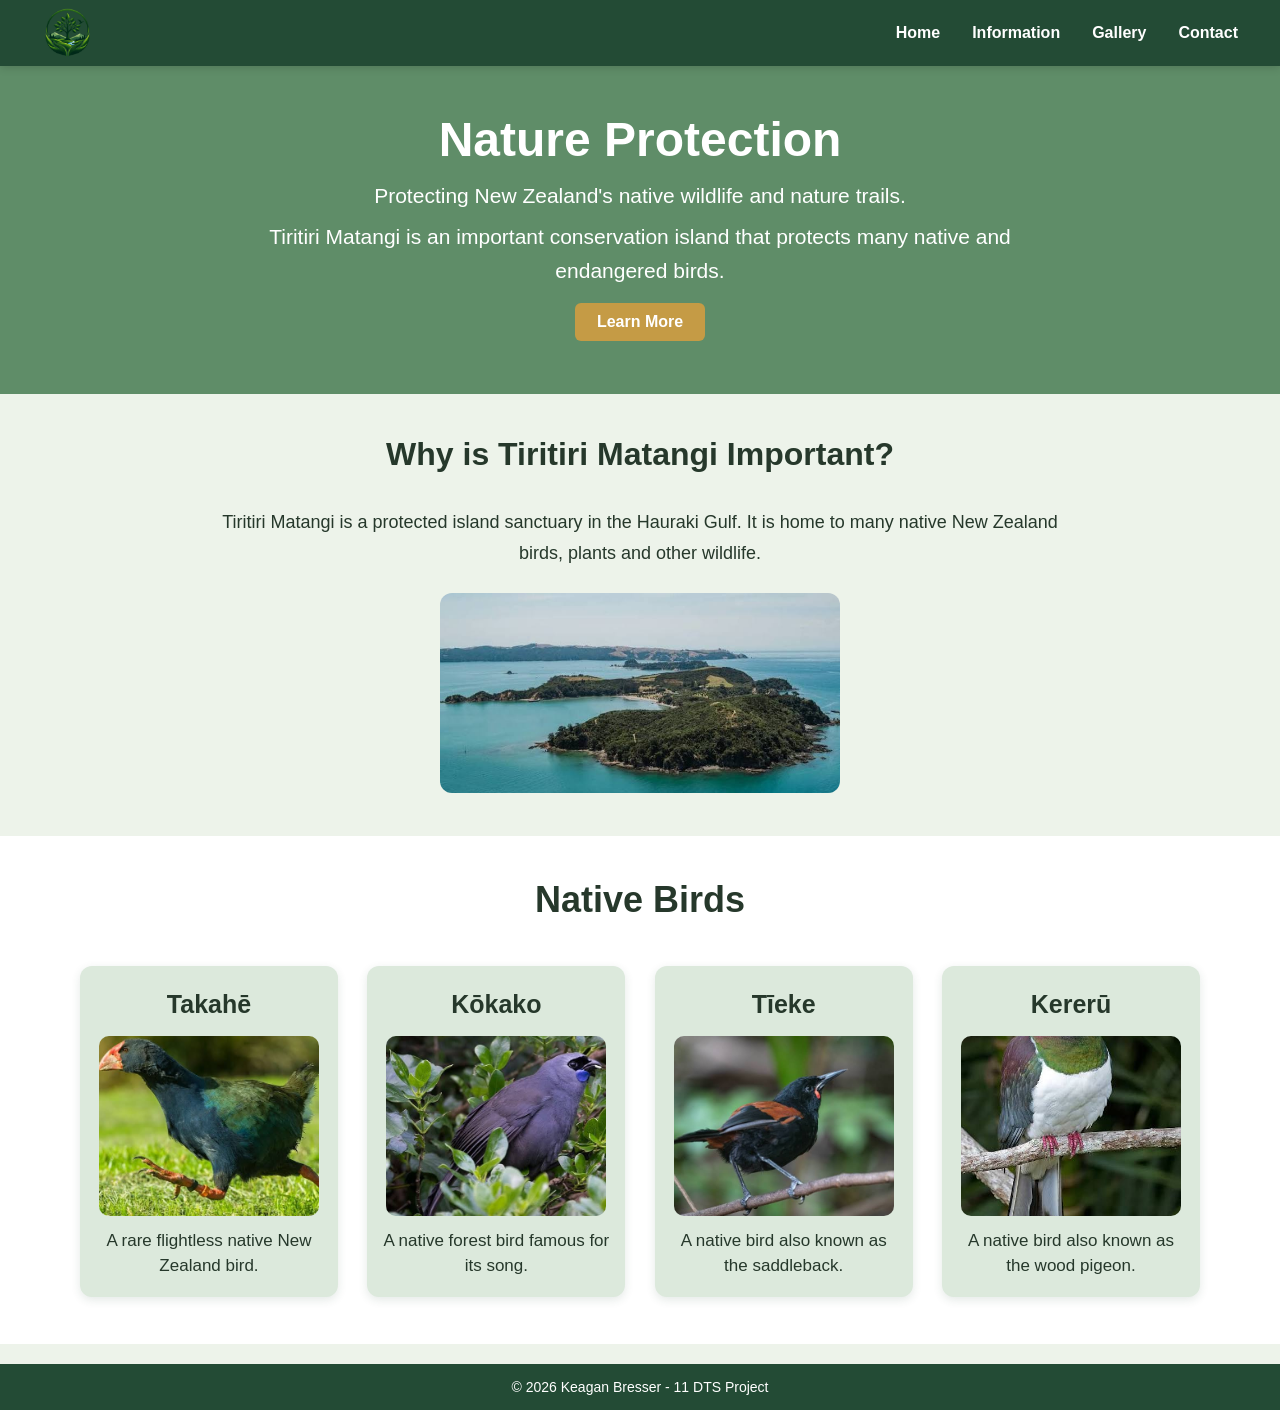
<file: index.html>
<!DOCTYPE html>
<html lang="en">
<head>
    <meta charset="UTF-8">
    <meta name="viewport" content="width=device-width, initial-scale=1.0">
    <title>Nature Protection</title>
    <link rel="icon" type="image/png" href="images/favicon.ico">
    <link rel="stylesheet" href="style.css">
</head>

<body>

    <div class="navbar">
        <a href="index.html" class="logo">
            <img src="logo.png" alt="Nature Protection Logo">
        </a>

        <nav>
            <a href="index.html">Home</a>
            <a href="information.html">Information</a>
            <a href="gallery.html">Gallery</a>
            <a href="contact.html">Contact</a>
        </nav>
    </div>

    <main>

        <section class="welcome">
            <h1>Nature Protection</h1>

            <p>
                Protecting New Zealand's native wildlife and nature trails.
            </p>

            <p>
                Tiritiri Matangi is an important conservation island that protects many native and endangered birds.
            </p>

            <a href="information.html">
                <button>Learn More</button>
            </a>
        </section>

        <section class="about">
            <h2>Why is Tiritiri Matangi Important?</h2>

            <p>
                Tiritiri Matangi is a protected island sanctuary in the Hauraki Gulf.
                It is home to many native New Zealand birds, plants and other wildlife.
            </p>

            <img src="tiritiri.jpg" alt="Tiritiri Matangi Island">
        </section>

        <section class="birds">

            <h2>Native Birds</h2>

            <div class="bird">
                <a href="information.html#takahe">
                    <h3>Takahē</h3>
                    <img src="takahe.jpg" alt="Takahē">
                    <p>A rare flightless native New Zealand bird.</p>
                </a>
            </div>

            <div class="bird">
                <a href="information.html#kokako">
                    <h3>Kōkako</h3>
                    <img src="kokako.jpg" alt="Kōkako">
                    <p>A native forest bird famous for its song.</p>
                </a>
            </div>

            <div class="bird">
                <a href="information.html#tieke">
                    <h3>Tīeke</h3>
                    <img src="tieke.jpg" alt="Tīeke">
                    <p>A native bird also known as the saddleback.</p>
                </a>
            </div>

            <div class="bird">
                <a href="information.html#kereru">
                    <h3>Kererū</h3>
                    <img src="kereru.jpg" alt="Kererū">
                    <p>A native bird also known as the wood pigeon.</p>
                </a>
            </div>

        </section>

    </main>

    <footer>
        <p>© 2026 Keagan Bresser - 11 DTS Project</p>
    </footer>

</body>
</html>
</file>
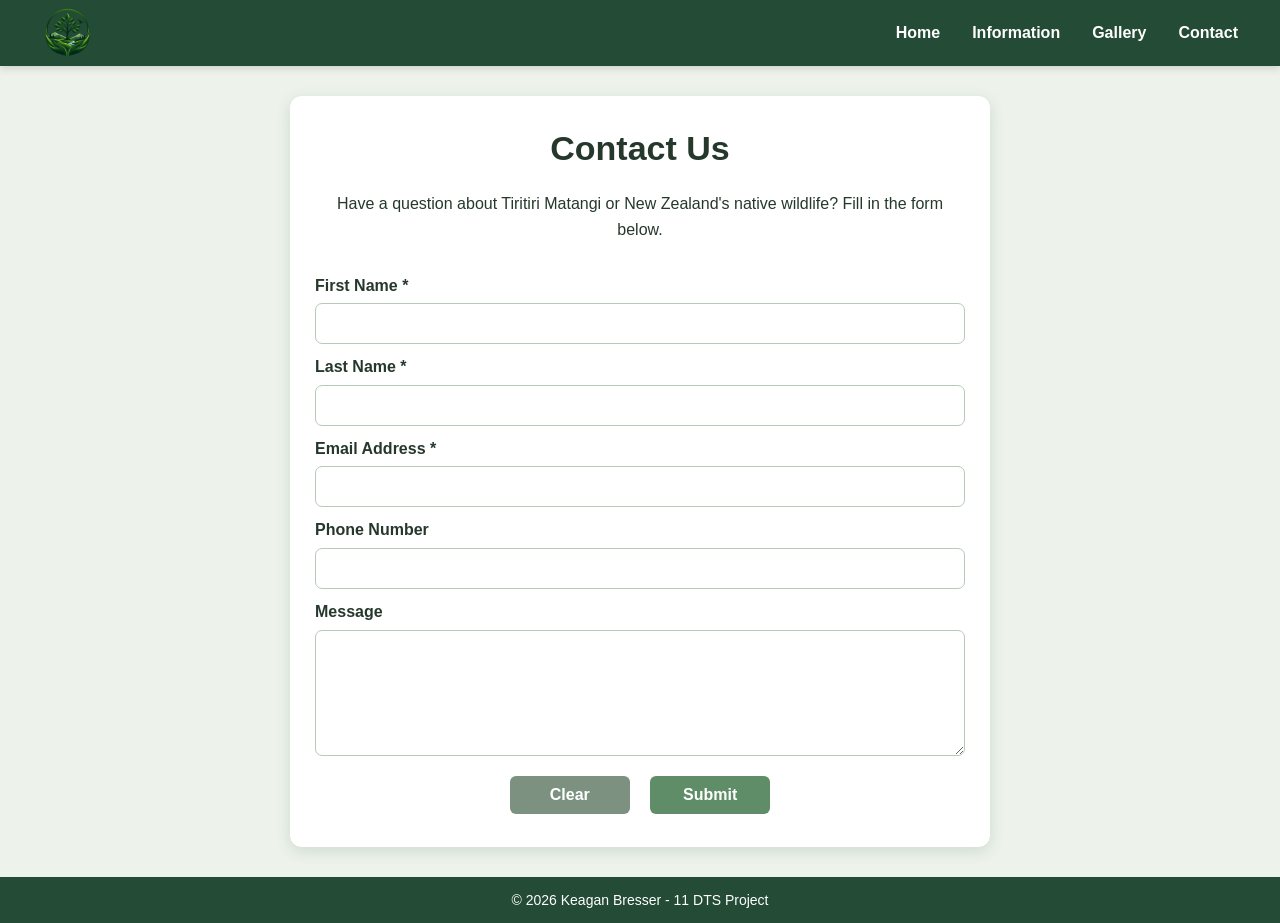
<file: contact.html>
<!DOCTYPE html>
<html lang="en">
<head>
    <meta charset="UTF-8">
    <meta name="viewport" content="width=device-width, initial-scale=1.0">
    <title>Contact</title>
    <link rel="icon" type="image/png" href="favicon.png">
    <link rel="stylesheet" href="style.css">
</head>
<body>
    <div class="navbar">
        <a href="index.html" class="logo"><img src="logo.png" alt="Nature Protection Logo"></a>
        <nav>
            <a href="index.html">Home</a>
            <a href="information.html">Information</a>
            <a href="gallery.html">Gallery</a>
            <a href="contact.html">Contact</a>
        </nav>
    </div>
    <main>
        <section class="contact">
            <h1>Contact Us</h1>
            <p>
                Have a question about Tiritiri Matangi or New Zealand's
                native wildlife? Fill in the form below.
            </p>
            <form action="https://formspree.io/f/mkjnwjok" method="POST">
                <label for="fname">First Name *</label>
                <input type="text" id="fname" name="first-name" required>
                <label for="lname">Last Name *</label>
                <input type="text" id="lname" name="last-name" required>
                <label for="email">Email Address *</label>
                <input type="email" id="email" name="email" required>
                <label for="phone">Phone Number</label>
                <input type="tel" id="phone" name="phone">
                <label for="message">Message</label>
                <textarea id="message" name="message" rows="6"></textarea>
                <div class="form-buttons">
                    <button type="reset">Clear</button>
                    <button type="submit">Submit</button>
                </div>
            </form>
        </section>
    </main>
    <footer>
        <p>© 2026 Keagan Bresser - 11 DTS Project</p>
    </footer>
</body>
</html>
</file>
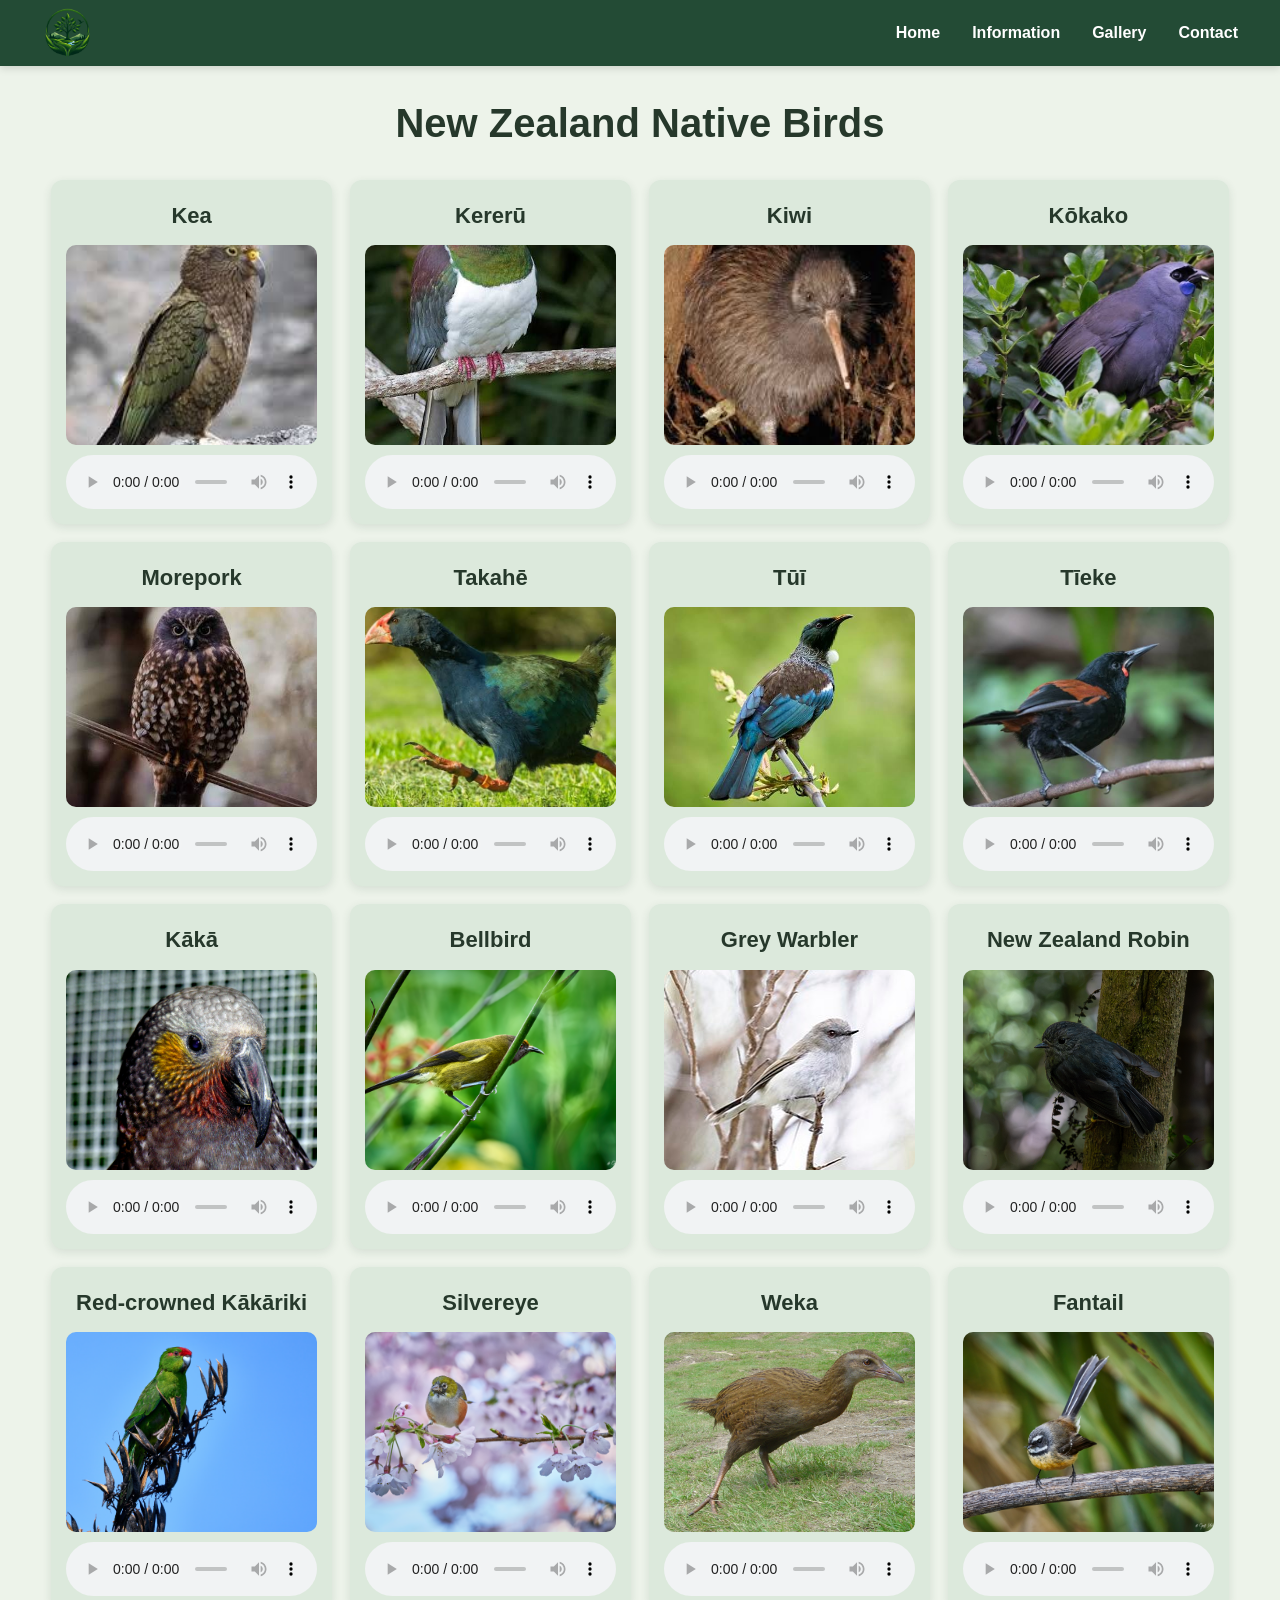
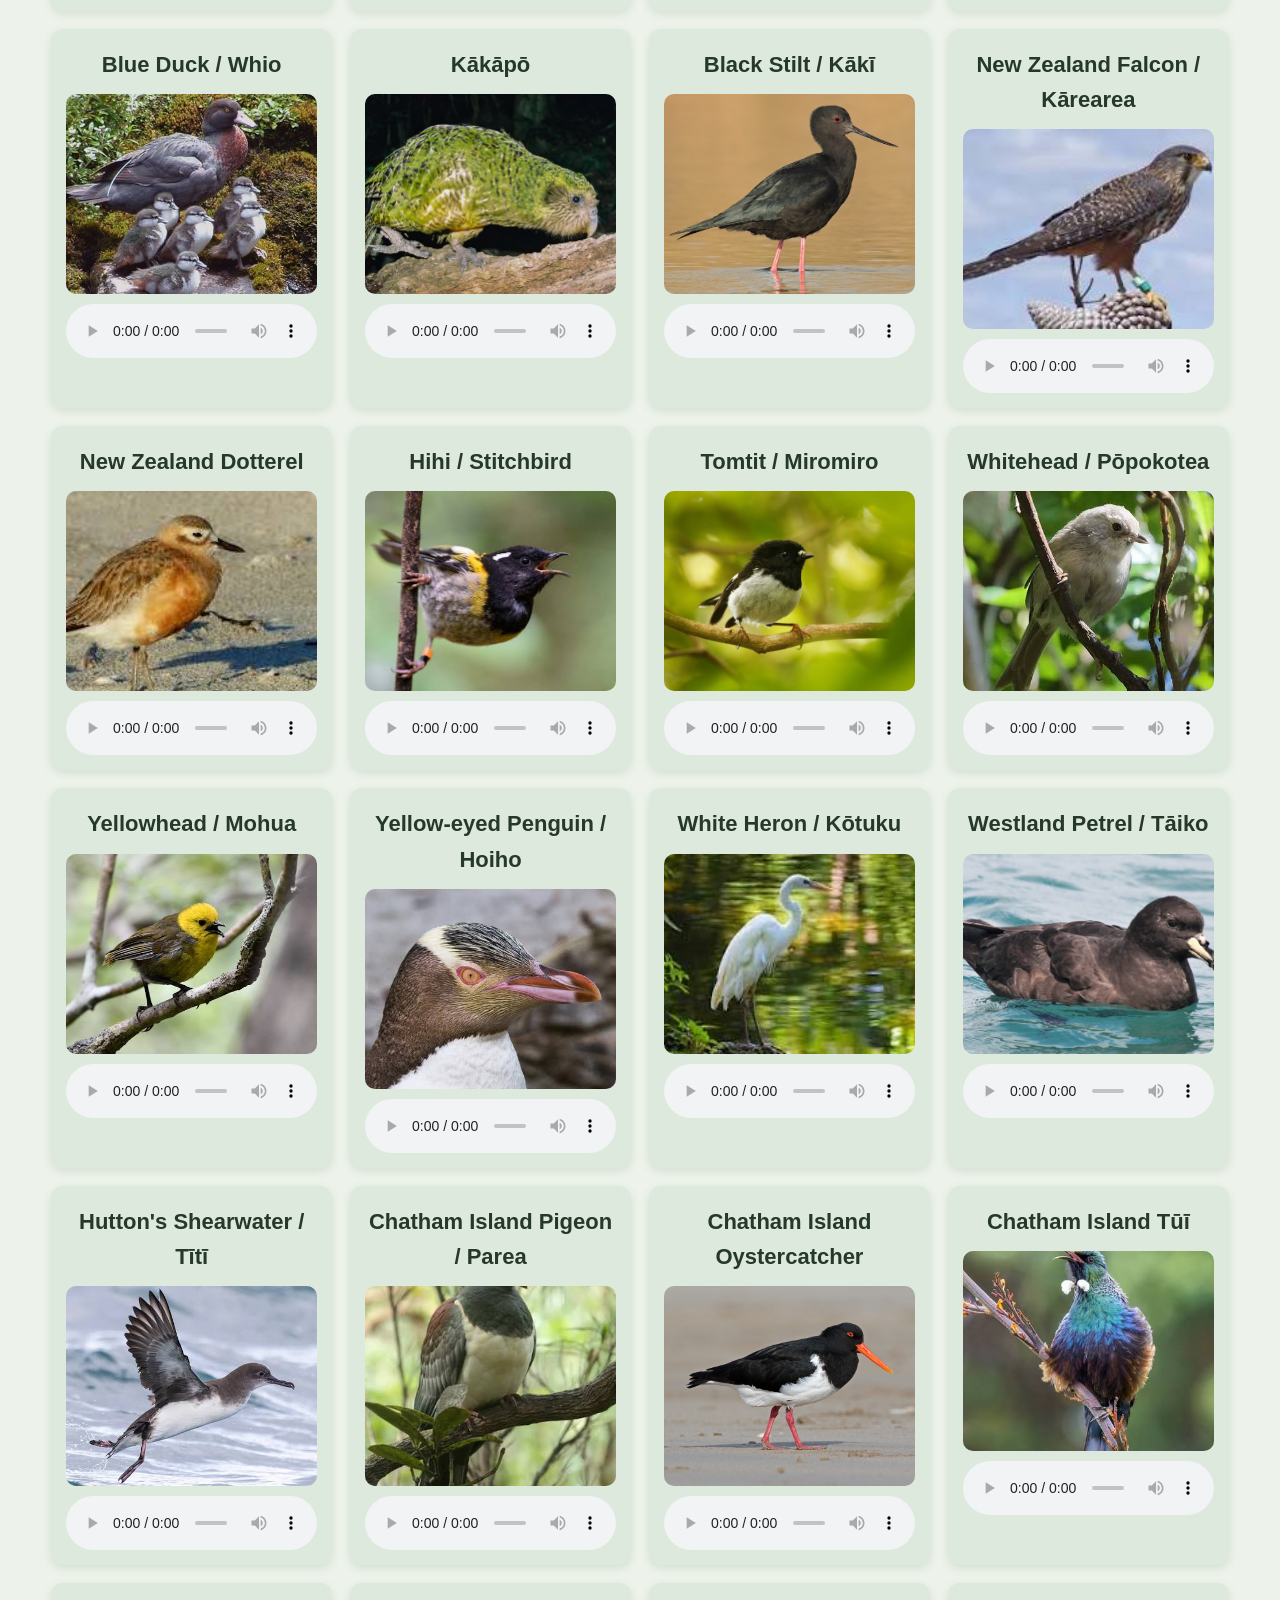
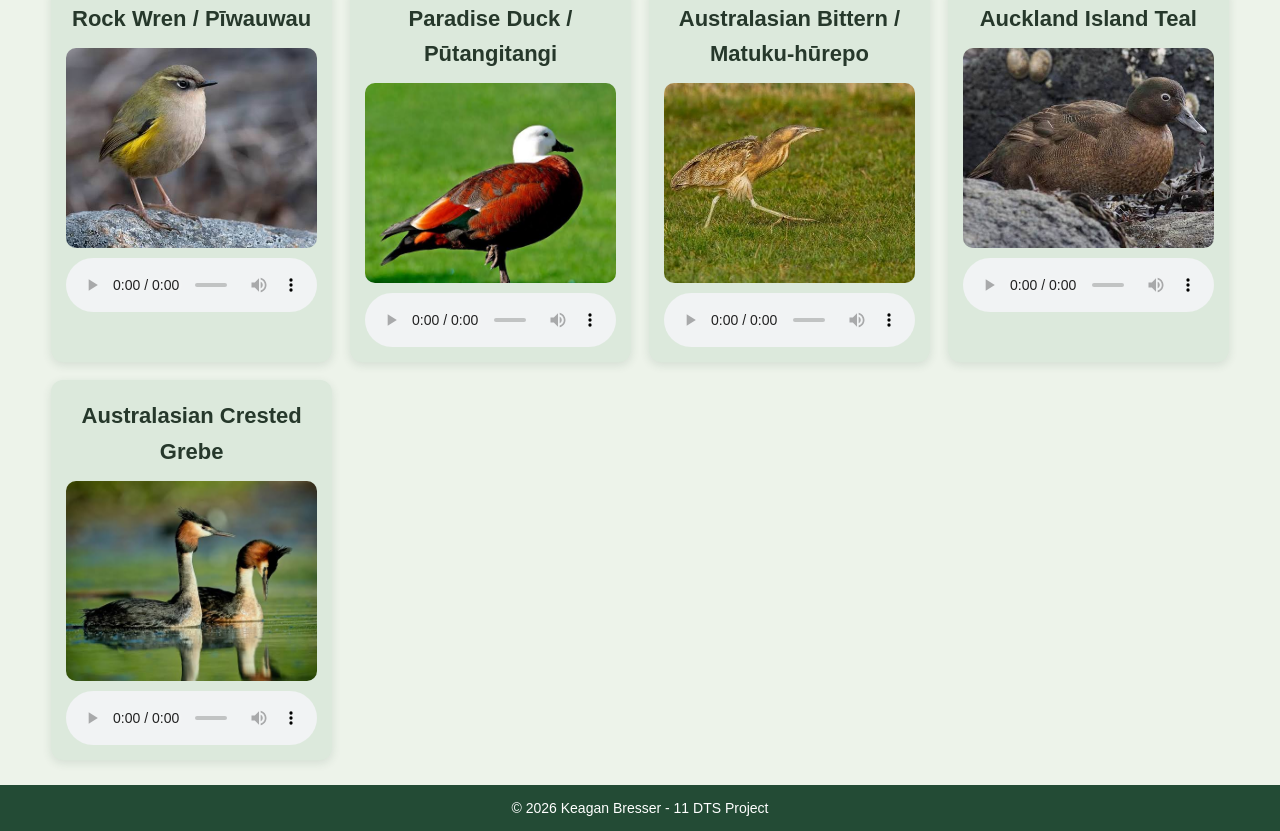
<file: gallery.html>
<!DOCTYPE html>
<html lang="en">
<head>
    <meta charset="UTF-8">
    <link rel="stylesheet" href="style.css">
    <meta name="viewport" content="width=device-width, initial-scale=1.0">
    <title>Gallery</title>
</head>
<body>

    <div class="navbar">
        <a href="index.html" class="logo">
            <img src="logo.png" alt="Nature Protection Logo">
        </a>

        <nav>
            <a href="index.html">Home</a>
            <a href="information.html">Information</a>
            <a href="gallery.html">Gallery</a>
            <a href="contact.html">Contact</a>
        </nav>
    </div>

    <div class="gallery">
        <h1>New Zealand Native Birds</h1>

        <div class="image-grid">

            <div class="bird">
                <h2>Kea</h2>
                <img src="kea.jpg" alt="Kea">
                <audio controls>
                    <source src="https://www.doc.govt.nz/globalassets/documents/conservation/native-animals/birds/bird-song/kea-song.mp3" type="audio/mpeg">
                </audio>
            </div>

            <div class="bird">
                <h2>Kererū</h2>
                <img src="kereru.jpg" alt="Kererū">
                <audio controls>
                    <source src="https://www.doc.govt.nz/globalassets/documents/conservation/native-animals/birds/bird-song/nz-pigeon-song.mp3" type="audio/mpeg">
                </audio>
            </div>

            <div class="bird">
                <h2>Kiwi</h2>
                <img src="kiwi.jpg" alt="Kiwi">
                <audio controls>
                    <source src="https://www.doc.govt.nz/globalassets/documents/conservation/native-animals/birds/bird-song/male-ni-brown-kiwi.mp3" type="audio/mpeg">
                </audio>
            </div>

            <div class="bird">
                <h2>Kōkako</h2>
                <img src="kokako.jpg" alt="Kōkako">
                <audio controls>
                    <source src="https://www.doc.govt.nz/globalassets/documents/conservation/native-animals/birds/bird-song/kokako-song.mp3" type="audio/mpeg">
                </audio>
            </div>

            <div class="bird">
                <h2>Morepork</h2>
                <img src="morepork.jpg" alt="Morepork">
                <audio controls>
                    <source src="https://www.doc.govt.nz/globalassets/documents/conservation/native-animals/birds/bird-song/morepork-song.mp3" type="audio/mpeg">
                </audio>
            </div>

            <div class="bird">
                <h2>Takahē</h2>
                <img src="takahe.jpg" alt="Takahē">
                <audio controls>
                    <source src="https://www.doc.govt.nz/globalassets/documents/conservation/native-animals/birds/bird-song/takahe-song-10.mp3" type="audio/mpeg">
                </audio>
            </div>

            <div class="bird">
                <h2>Tūī</h2>
                <img src="tui.jpg" alt="Tūī">
                <audio controls>
                    <source src="https://www.doc.govt.nz/globalassets/documents/conservation/native-animals/birds/bird-song/tui-song-42.mp3" type="audio/mpeg">
                </audio>
            </div>

            <div class="bird">
                <h2>Tīeke</h2>
                <img src="tieke.jpg" alt="Tīeke">
                <audio controls>
                    <source src="https://www.doc.govt.nz/globalassets/documents/conservation/native-animals/birds/bird-song/north-island-saddleback-song.mp3" type="audio/mpeg">
                </audio>
            </div>

            <div class="bird">
                <h2>Kākā</h2>
                <img src="Kaka.jpg" alt="Kākā">
                <audio controls>
                    <source src="https://www.doc.govt.nz/globalassets/documents/conservation/native-animals/birds/bird-song/north-island-kaka.mp3" type="audio/mpeg">
                </audio>
            </div>

            <div class="bird">
                <h2>Bellbird</h2>
                <img src="Bellbird.jpg" alt="Bellbird">
                <audio controls>
                    <source src="https://www.doc.govt.nz/globalassets/documents/conservation/native-animals/birds/bird-song/bellbird-06.mp3" type="audio/mpeg">
                </audio>
            </div>

            <div class="bird">
                <h2>Grey Warbler</h2>
                <img src="Grey Warbler.jpg" alt="Grey Warbler">
                <audio controls>
                    <source src="https://www.doc.govt.nz/globalassets/documents/conservation/native-animals/birds/bird-song/grey-warbler-song.mp3" type="audio/mpeg">
                </audio>
            </div>

            <div class="bird">
                <h2>New Zealand Robin</h2>
                <img src="New Zealand Robin.jpg" alt="New Zealand Robin">
                <audio controls>
                    <source src="https://www.doc.govt.nz/globalassets/documents/conservation/native-animals/birds/bird-song/south-island-robin-song-48.mp3" type="audio/mpeg">
                </audio>
            </div>

            <div class="bird">
                <h2>Red-crowned Kākāriki</h2>
                <img src="Red-crowned Parakeet.jpg" alt="Red-crowned Kākāriki">
                <audio controls>
                    <source src="https://www.doc.govt.nz/globalassets/documents/conservation/native-animals/birds/bird-song/red-crowned-parakeet-song-4.mp3" type="audio/mpeg">
                </audio>
            </div>

            <div class="bird">
                <h2>Silvereye</h2>
                <img src="Silvereye.jpg" alt="Silvereye">
                <audio controls>
                    <source src="https://www.doc.govt.nz/globalassets/documents/conservation/native-animals/birds/bird-song/silvereye-song-22sy.mp3" type="audio/mpeg">
                </audio>
            </div>

            <div class="bird">
                <h2>Weka</h2>
                <img src="Weka.jpg" alt="Weka">
                <audio controls>
                    <source src="https://www.doc.govt.nz/globalassets/documents/conservation/native-animals/birds/bird-song/north-island-weka-song.mp3" type="audio/mpeg">
                </audio>
            </div>

            <div class="bird">
                <h2>Fantail</h2>
                <img src="Fan_tail.jpg" alt="Fantail">
                <audio controls>
                    <source src="https://www.doc.govt.nz/globalassets/documents/conservation/native-animals/birds/bird-song/fantail-02.mp3" type="audio/mpeg">
                </audio>
            </div>

            <div class="bird">
                <h2>Blue Duck / Whio</h2>
                <img src="Whio.jpg" alt="Blue Duck Whio">
                <audio controls>
                    <source src="https://www.doc.govt.nz/globalassets/documents/conservation/native-animals/birds/bird-song/blue-duck.mp3" type="audio/mpeg">
                </audio>
            </div>

            <div class="bird">
                <h2>Kākāpō</h2>
                <img src="Kakapo.jpg" alt="Kākāpō">
                <audio controls>
                    <source src="https://www.doc.govt.nz/globalassets/documents/conservation/native-animals/birds/bird-song/kakapo-18.mp3" type="audio/mpeg">
                </audio>
            </div>

            <div class="bird">
                <h2>Black Stilt / Kākī</h2>
                <img src="Black Stilt.jpg" alt="Black Stilt">
                <audio controls>
                    <source src="https://www.doc.govt.nz/globalassets/documents/conservation/native-animals/birds/bird-song/black-stilt.mp3" type="audio/mpeg">
                </audio>
            </div>

            <div class="bird">
                <h2>New Zealand Falcon / Kārearea</h2>
                <img src="New Zealand Falcon.jpg" alt="New Zealand Falcon">
                <audio controls>
                    <source src="https://www.doc.govt.nz/globalassets/documents/conservation/native-animals/birds/bird-song/nz-falcon-song-10.mp3" type="audio/mpeg">
                </audio>
            </div>

            <div class="bird">
                <h2>New Zealand Dotterel</h2>
                <img src="New Zealand Dotterel.jpg" alt="New Zealand Dotterel">
                <audio controls>
                    <source src="https://www.doc.govt.nz/globalassets/documents/conservation/native-animals/birds/bird-song/nz-dotterel-song.mp3" type="audio/mpeg">
                </audio>
            </div>

            <div class="bird">
                <h2>Hihi / Stitchbird</h2>
                <img src="Hihi.jpg" alt="Hihi Stitchbird">
                <audio controls>
                    <source src="https://www.doc.govt.nz/globalassets/documents/conservation/native-animals/birds/bird-song/stitchbird-song.mp3" type="audio/mpeg">
                </audio>
            </div>

            <div class="bird">
                <h2>Tomtit / Miromiro</h2>
                <img src="Tomtit.jpg" alt="Tomtit">
                <audio controls>
                    <source src="https://www.doc.govt.nz/globalassets/documents/conservation/native-animals/birds/bird-song/chatham-island-tomtit-song-32ci.mp3" type="audio/mpeg">
                </audio>
            </div>

            <div class="bird">
                <h2>Whitehead / Pōpokotea</h2>
                <img src="Whitehead.jpg" alt="Whitehead">
                <audio controls>
                    <source src="https://www.doc.govt.nz/globalassets/documents/conservation/native-animals/birds/bird-song/whitehead-song-56.mp3" type="audio/mpeg">
                </audio>
            </div>

            <div class="bird">
                <h2>Yellowhead / Mohua</h2>
                <img src="Yellowhead.jpg" alt="Yellowhead">
                <audio controls>
                    <source src="https://www.doc.govt.nz/globalassets/documents/conservation/native-animals/birds/bird-song/yellowhead-song.mp3" type="audio/mpeg">
                </audio>
            </div>

            <div class="bird">
                <h2>Yellow-eyed Penguin / Hoiho</h2>
                <img src="Yellow-eyed Penguin.jpg" alt="Yellow-eyed Penguin">
                <audio controls>
                    <source src="https://www.doc.govt.nz/globalassets/documents/conservation/native-animals/birds/bird-song/yellow-eyed-penguin.mp3" type="audio/mpeg">
                </audio>
            </div>

            <div class="bird">
                <h2>White Heron / Kōtuku</h2>
                <img src="White Heron.jpg" alt="White Heron">
                <audio controls>
                    <source src="https://www.doc.govt.nz/globalassets/documents/conservation/native-animals/birds/bird-song/white-heron-song.mp3" type="audio/mpeg">
                </audio>
            </div>

            <div class="bird">
                <h2>Westland Petrel / Tāiko</h2>
                <img src="Westland Petrel.jpg" alt="Westland Petrel">
                <audio controls>
                    <source src="https://www.doc.govt.nz/globalassets/documents/conservation/native-animals/birds/bird-song/westland-black-petrel-song.mp3" type="audio/mpeg">
                </audio>
            </div>

            <div class="bird">
                <h2>Hutton's Shearwater / Tītī</h2>
                <img src="Hutton's Shearwater.jpg" alt="Hutton's Shearwater">
                <audio controls>
                    <source src="https://www.doc.govt.nz/globalassets/documents/conservation/native-animals/birds/bird-song/huttons-shearwater.mp3" type="audio/mpeg">
                </audio>
            </div>

            <div class="bird">
                <h2>Chatham Island Pigeon / Parea</h2>
                <img src="Chatham Island Pigeon.jpg" alt="Chatham Island Pigeon">
                <audio controls>
                    <source src="https://www.doc.govt.nz/globalassets/documents/conservation/native-animals/birds/bird-song/chatham-island-pigeon.mp3" type="audio/mpeg">
                </audio>
            </div>

            <div class="bird">
                <h2>Chatham Island Oystercatcher</h2>
                <img src="Chatham Island Oystercatcher.jpg" alt="Chatham Island Oystercatcher">
                <audio controls>
                    <source src="https://www.doc.govt.nz/globalassets/documents/conservation/native-animals/birds/bird-song/chatham-island-oystercatcher-song.mp3" type="audio/mpeg">
                </audio>
            </div>

            <div class="bird">
                <h2>Chatham Island Tūī</h2>
                <img src="Chatham Island Tūī.jpg" alt="Chatham Island Tūī">
                <audio controls>
                    <source src="https://www.doc.govt.nz/globalassets/documents/conservation/native-animals/birds/bird-song/chatham-island-tui.mp3" type="audio/mpeg">
                </audio>
            </div>

            <div class="bird">
                <h2>Rock Wren / Pīwauwau</h2>
                <img src="Rock Wren.jpg" alt="Rock Wren">
                <audio controls>
                    <source src="https://www.doc.govt.nz/globalassets/documents/conservation/native-animals/birds/bird-song/rock-wren-chicks-begging.mp3" type="audio/mpeg">
                </audio>
            </div>

            <div class="bird">
                <h2>Paradise Duck / Pūtangitangi</h2>
                <img src="Paradise Duck.jpg" alt="Paradise Duck">
                <audio controls>
                    <source src="https://www.doc.govt.nz/globalassets/documents/conservation/native-animals/birds/bird-song/paradise-duck-song.mp3" type="audio/mpeg">
                </audio>
            </div>

            <div class="bird">
                <h2>Australasian Bittern / Matuku-hūrepo</h2>
                <img src="Australasian Bittern.jpg" alt="Australasian Bittern">
                <audio controls>
                    <source src="https://www.doc.govt.nz/globalassets/documents/conservation/native-animals/birds/bird-song/australasian-bittern.mp3" type="audio/mpeg">
                </audio>
            </div>

            <div class="bird">
                <h2>Auckland Island Teal</h2>
                <img src="Auckland Island Teal.jpg" alt="Auckland Island Teal">
                <audio controls>
                    <source src="https://www.doc.govt.nz/globalassets/documents/conservation/native-animals/birds/bird-song/auckland-island-teal-song.mp3" type="audio/mpeg">
                </audio>
            </div>

            <div class="bird">
                <h2>Australasian Crested Grebe</h2>
                <img src="Australasian Crested Grebe.jpg" alt="Australasian Crested Grebe">
                <audio controls>
                    <source src="https://www.doc.govt.nz/globalassets/documents/conservation/native-animals/birds/bird-song/southern-crested-grebe-song.mp3" type="audio/mpeg">
                </audio>
            </div>

        </div>
    </div>

    <footer>
        <p>© 2026 Keagan Bresser - 11 DTS Project</p>
    </footer>

</body>
</html>
</file>
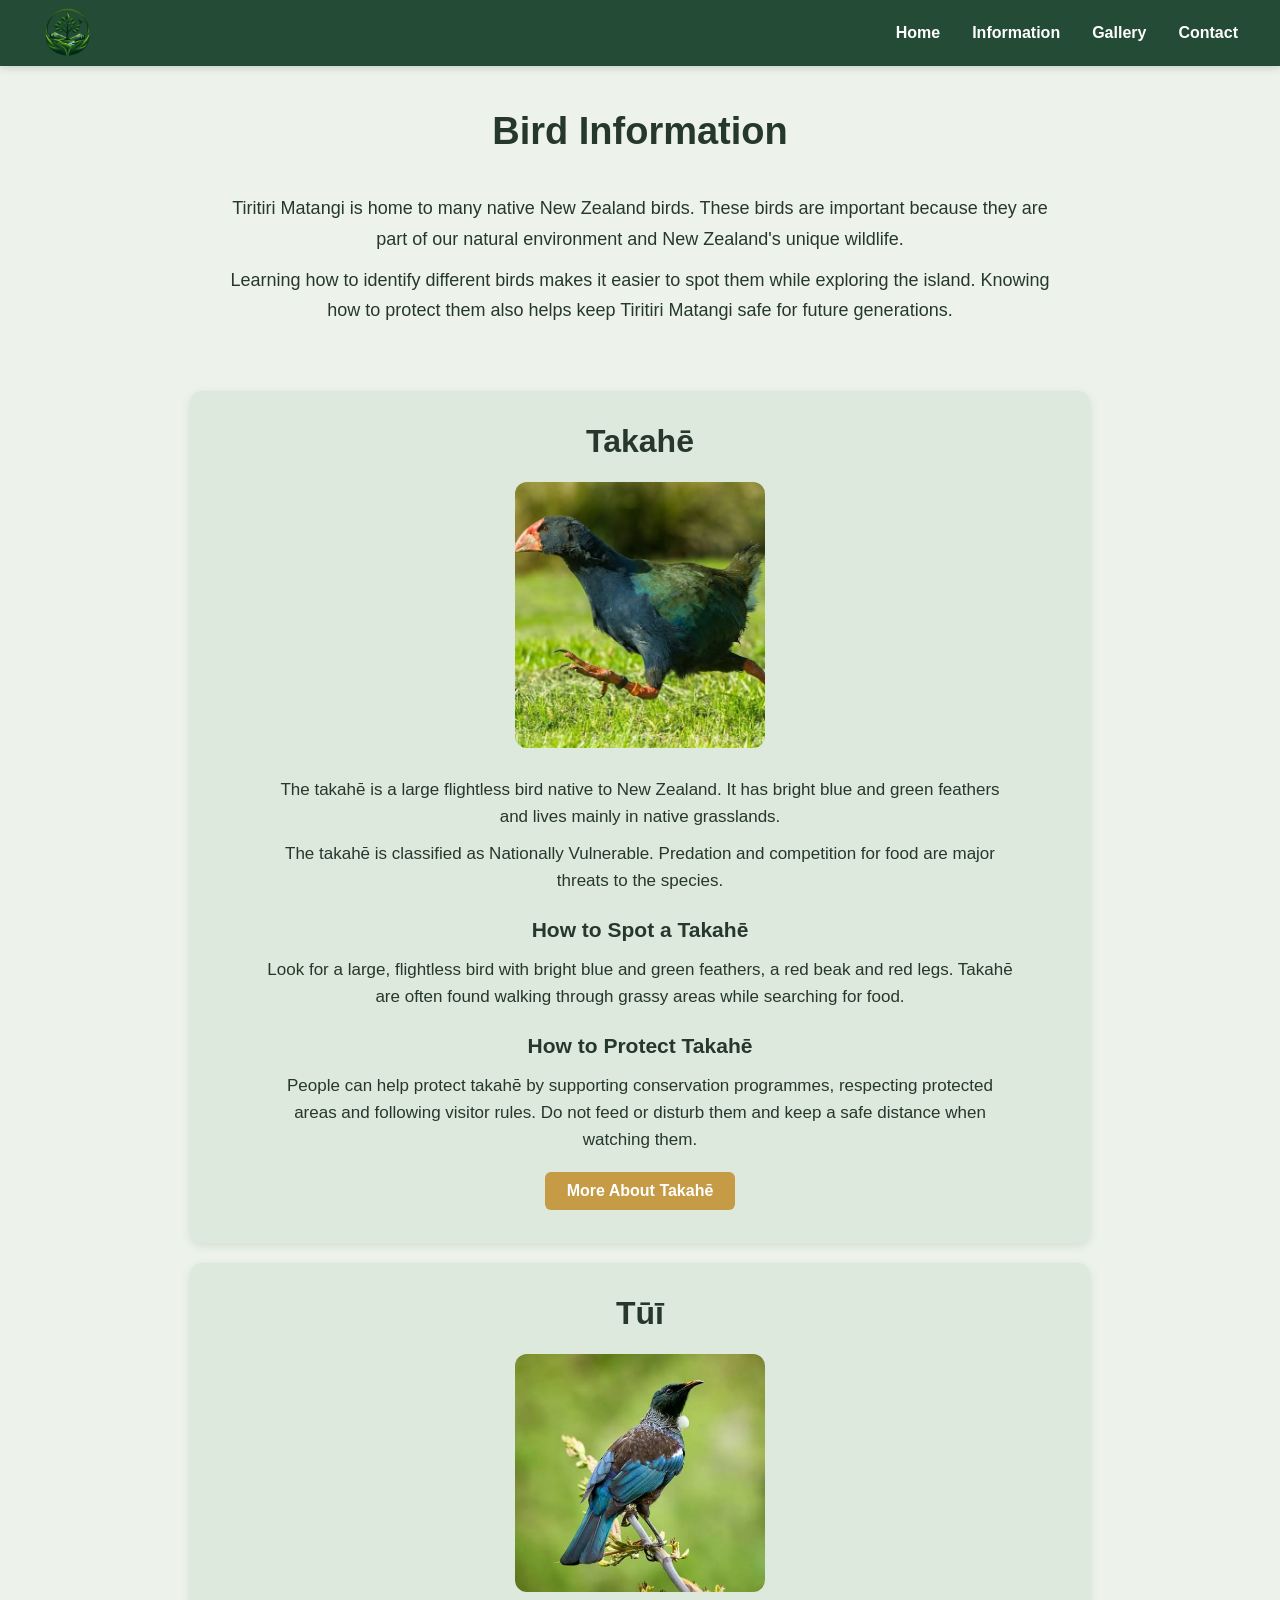
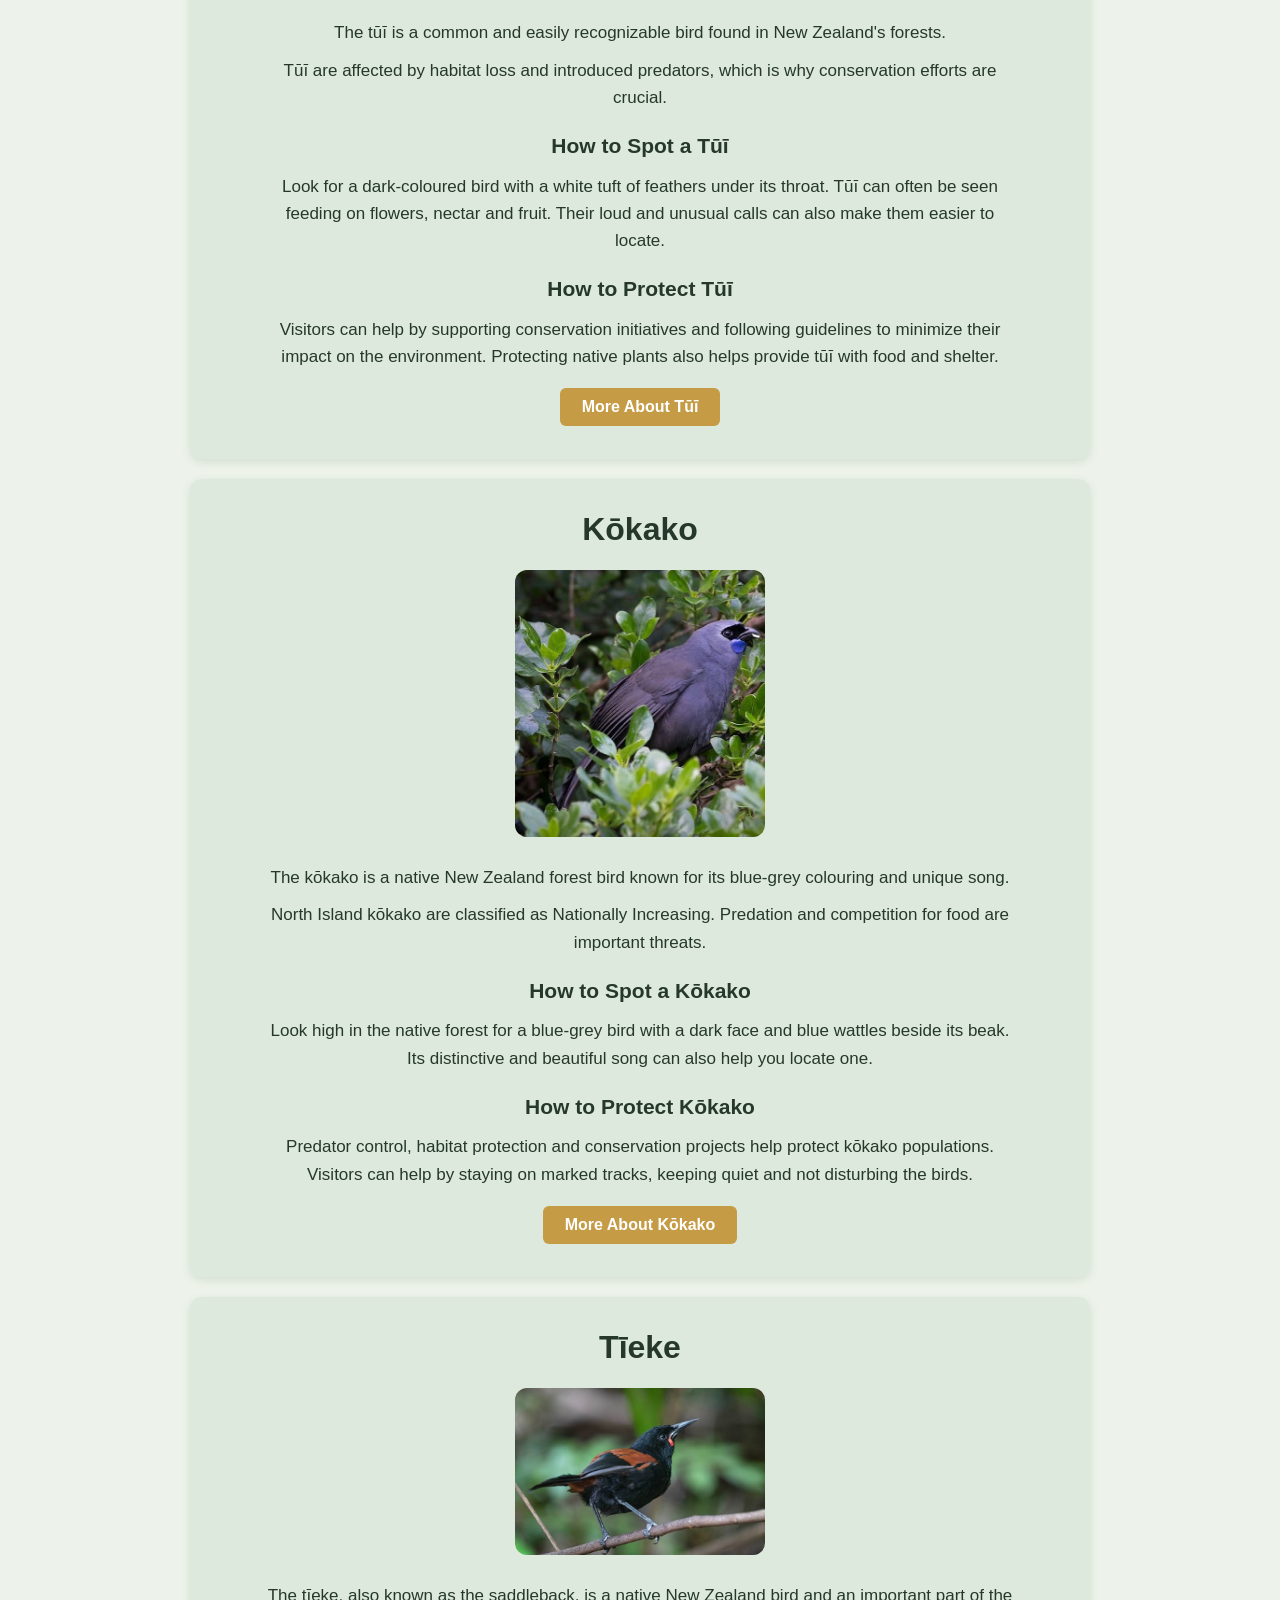
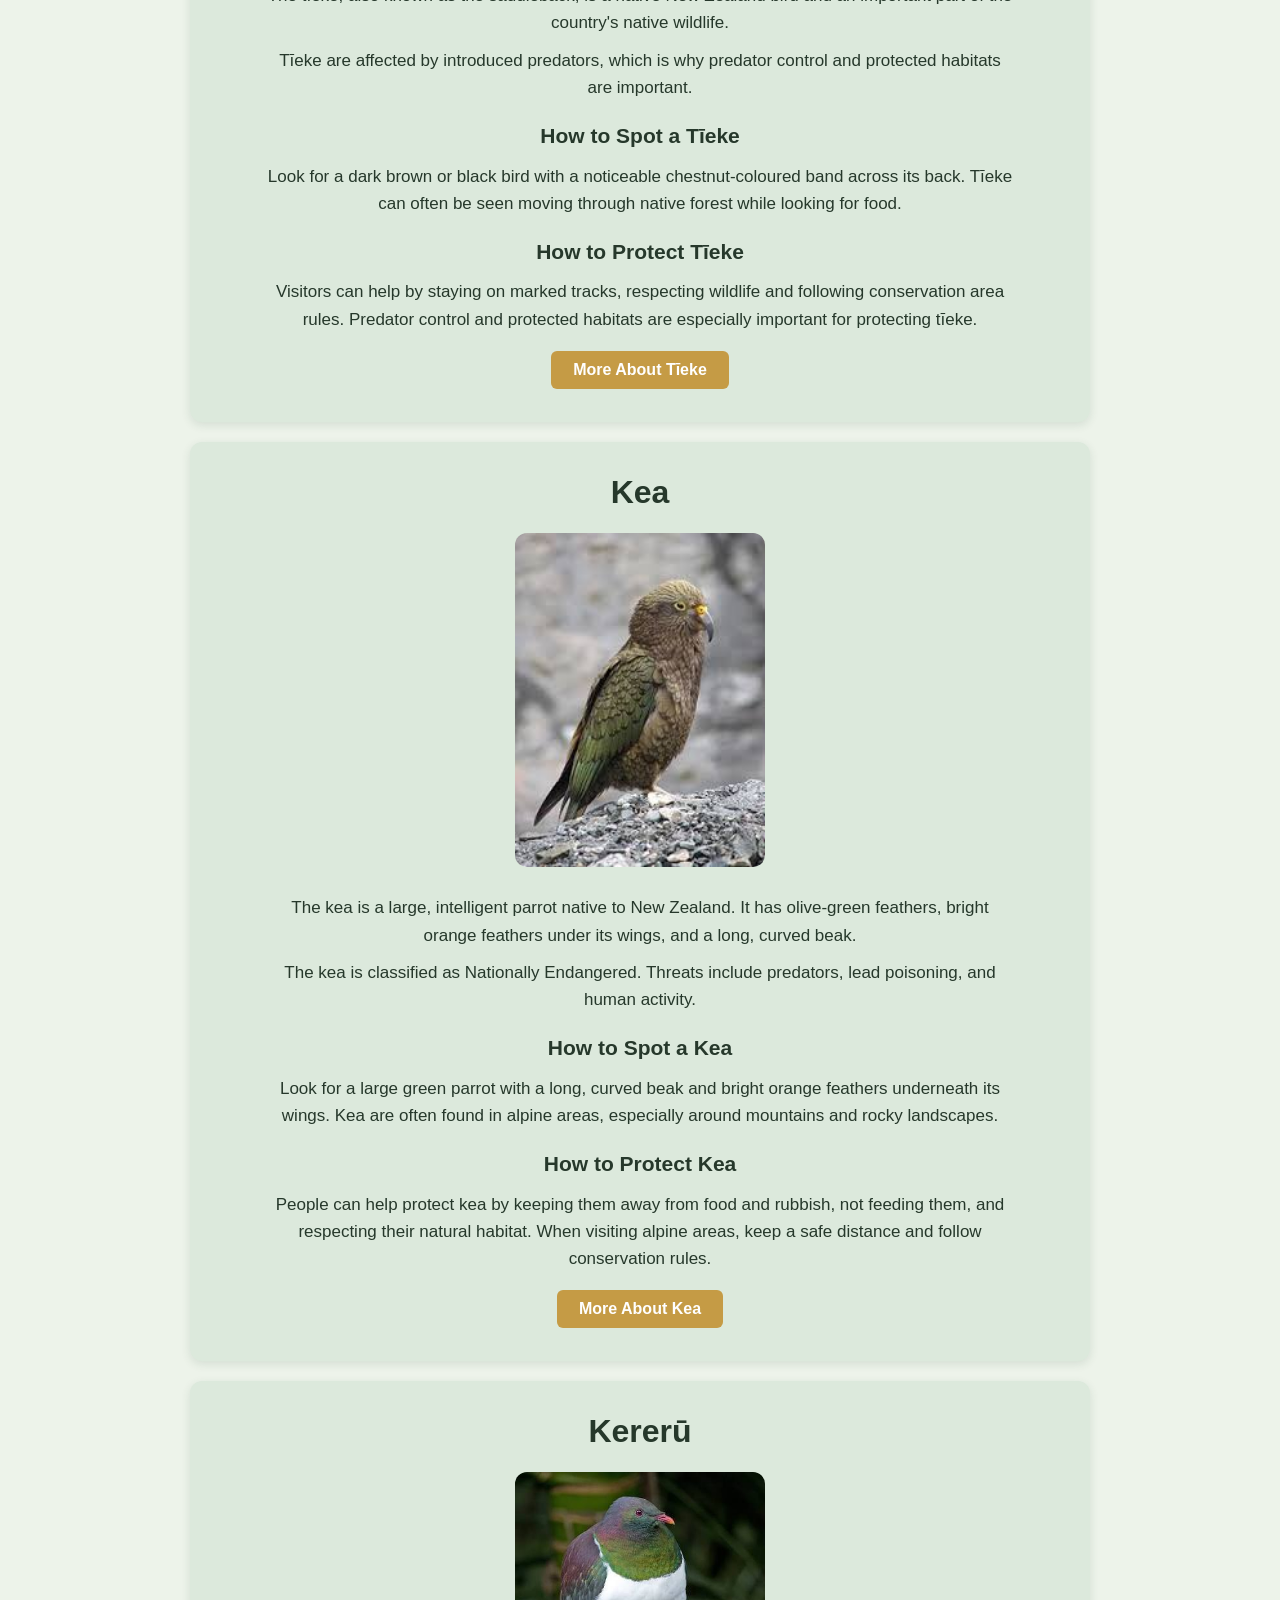
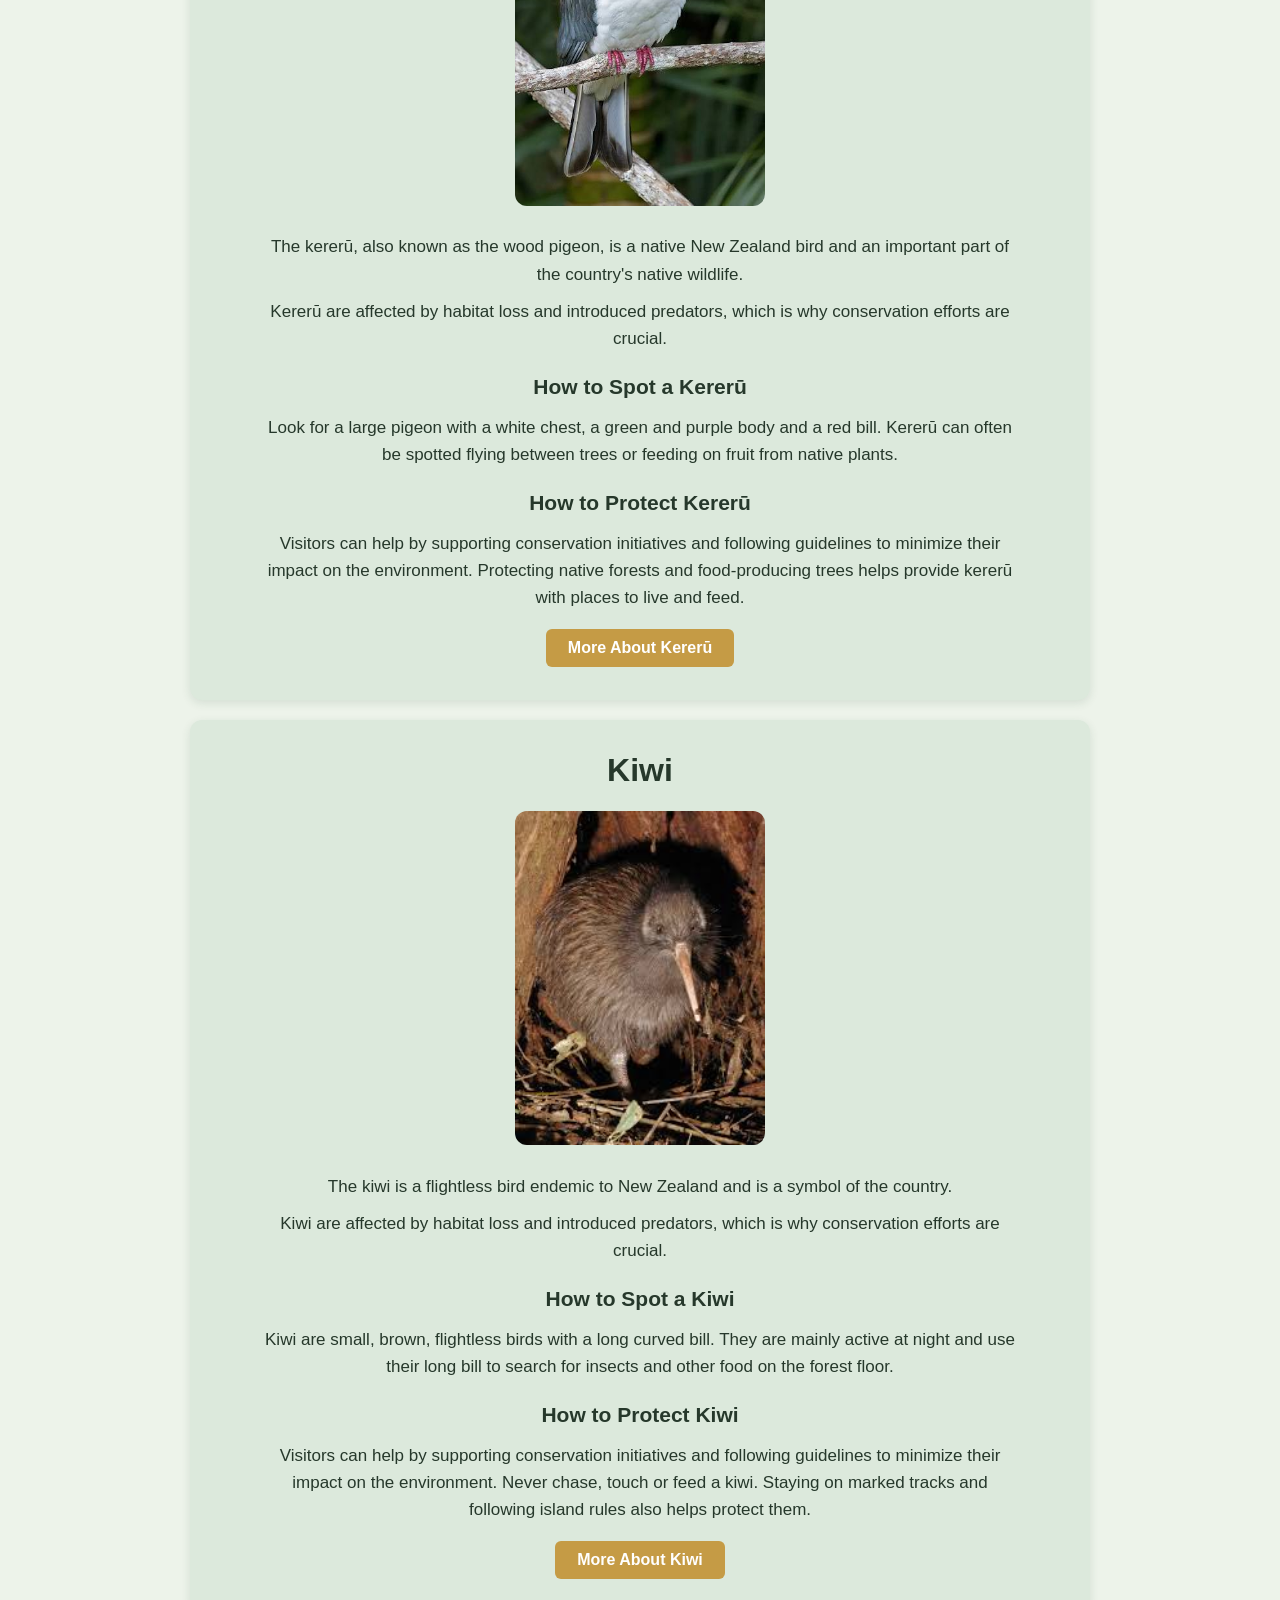
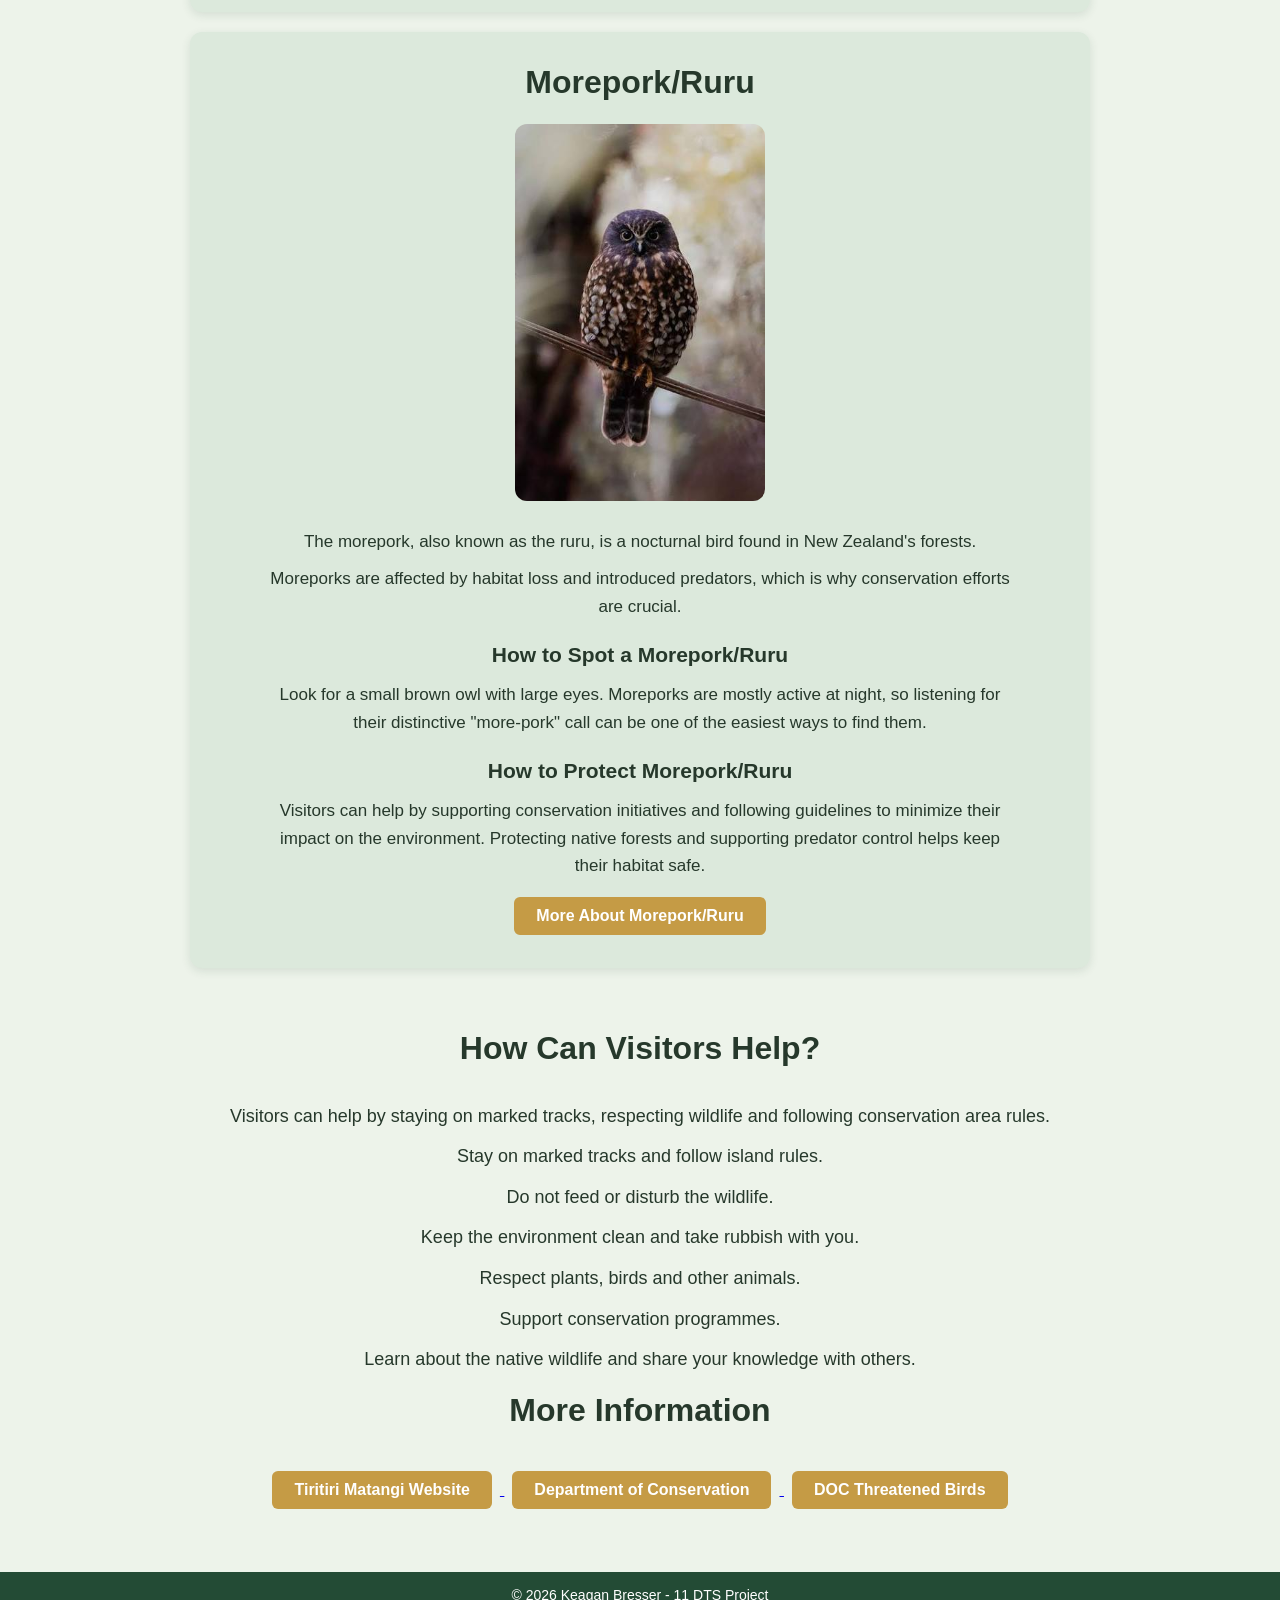
<file: information.html>
<!DOCTYPE html>
<html lang="en">
<head>
    <meta charset="UTF-8">
    <meta name="viewport" content="width=device-width, initial-scale=1.0">
    <title>Bird Information</title>
    <link rel="icon" type="image/png" href="favicon.png">
    <link rel="stylesheet" href="style.css">
</head>
<body>
    <div class="navbar">
        <a href="index.html" class="logo"><img src="logo.png" alt="Nature Protection Logo"></a>
        <nav>
            <a href="index.html">Home</a>
            <a href="information.html">Information</a>
            <a href="gallery.html">Gallery</a>
            <a href="contact.html">Contact</a>
        </nav>
    </div>
    <main>
        <section class="about">
            <h1>Bird Information</h1>
            <p>Tiritiri Matangi is home to many native New Zealand birds. These birds are important because they are part of our natural environment and New Zealand's unique wildlife.</p>
            <p>Learning how to identify different birds makes it easier to spot them while exploring the island. Knowing how to protect them also helps keep Tiritiri Matangi safe for future generations.</p>
        </section>
        <section class="bird-info" id="takahe">
            <h2>Takahē</h2>
            <img src="takahe.jpg" alt="Takahē bird">
            <p>The takahē is a large flightless bird native to New Zealand. It has bright blue and green feathers and lives mainly in native grasslands.</p>
            <p>The takahē is classified as Nationally Vulnerable. Predation and competition for food are major threats to the species.</p>
            <h3>How to Spot a Takahē</h3>
            <p>Look for a large, flightless bird with bright blue and green feathers, a red beak and red legs. Takahē are often found walking through grassy areas while searching for food.</p>
            <h3>How to Protect Takahē</h3>
            <p>People can help protect takahē by supporting conservation programmes, respecting protected areas and following visitor rules. Do not feed or disturb them and keep a safe distance when watching them.</p>
            <a href="https://www.doc.govt.nz/takahe" target="_blank">
                <button>More About Takahē</button>
            </a>
        </section>
        <section class="bird-info">
            <h2>Tūī</h2>
            <img src="tui.jpg" alt="Tūī bird">
            <p>The tūī is a common and easily recognizable bird found in New Zealand's forests.</p>
            <p>Tūī are affected by habitat loss and introduced predators, which is why conservation efforts are crucial.</p>
            <h3>How to Spot a Tūī</h3>
            <p>Look for a dark-coloured bird with a white tuft of feathers under its throat. Tūī can often be seen feeding on flowers, nectar and fruit. Their loud and unusual calls can also make them easier to locate.</p>
            <h3>How to Protect Tūī</h3>
            <p>Visitors can help by supporting conservation initiatives and following guidelines to minimize their impact on the environment. Protecting native plants also helps provide tūī with food and shelter.</p>
            <a href="https://www.doc.govt.nz/nature/native-animals/birds/birds-a-z/tui/" target="_blank">
                <button>More About Tūī</button>
            </a>
        </section>
        <section class="bird-info" id="kokako">
            <h2>Kōkako</h2>
            <img src="kokako.jpg" alt="Kōkako bird">
            <p>The kōkako is a native New Zealand forest bird known for its blue-grey colouring and unique song.</p>
            <p>North Island kōkako are classified as Nationally Increasing. Predation and competition for food are important threats.</p>
            <h3>How to Spot a Kōkako</h3>
            <p>Look high in the native forest for a blue-grey bird with a dark face and blue wattles beside its beak. Its distinctive and beautiful song can also help you locate one.</p>
            <h3>How to Protect Kōkako</h3>
            <p>Predator control, habitat protection and conservation projects help protect kōkako populations. Visitors can help by staying on marked tracks, keeping quiet and not disturbing the birds.</p>
            <a href="https://www.doc.govt.nz/nature/native-animals/birds/birds-a-z/kokako/" target="_blank">
                <button>More About Kōkako</button>
            </a>
        </section>
        <section class="bird-info" id="tieke">
            <h2>Tīeke</h2>
            <img src="tieke.jpg" alt="Tīeke saddleback bird">
            <p>The tīeke, also known as the saddleback, is a native New Zealand bird and an important part of the country's native wildlife.</p>
            <p>Tīeke are affected by introduced predators, which is why predator control and protected habitats are important.</p>
            <h3>How to Spot a Tīeke</h3>
            <p>Look for a dark brown or black bird with a noticeable chestnut-coloured band across its back. Tīeke can often be seen moving through native forest while looking for food.</p>
            <h3>How to Protect Tīeke</h3>
            <p>Visitors can help by staying on marked tracks, respecting wildlife and following conservation area rules. Predator control and protected habitats are especially important for protecting tīeke.</p>
            <a href="https://www.doc.govt.nz/nature/native-animals/birds/birds-a-z/saddleback-tieke/" target="_blank">
                <button>More About Tīeke</button>
            </a>
        </section>
        <section class="bird-info">
            <h2>Kea</h2>
            <img src="kea.jpg" alt="Kea bird">
            <p>The kea is a large, intelligent parrot native to New Zealand. It has olive-green feathers, bright orange feathers under its wings, and a long, curved beak.</p>
            <p>The kea is classified as Nationally Endangered. Threats include predators, lead poisoning, and human activity.</p>
            <h3>How to Spot a Kea</h3>
            <p>Look for a large green parrot with a long, curved beak and bright orange feathers underneath its wings. Kea are often found in alpine areas, especially around mountains and rocky landscapes.</p>
            <h3>How to Protect Kea</h3>
            <p>People can help protect kea by keeping them away from food and rubbish, not feeding them, and respecting their natural habitat. When visiting alpine areas, keep a safe distance and follow conservation rules.</p>
            <a href="https://www.doc.govt.nz/nature/native-animals/birds/birds-a-z/kea/" target="_blank">
                <button>More About Kea</button>
            </a>
        </section>
        <section class="bird-info" id="kereru">
            <h2>Kererū</h2>
            <img src="kereru.jpg" alt="Kererū wood pigeon bird">
            <p>The kererū, also known as the wood pigeon, is a native New Zealand bird and an important part of the country's native wildlife.</p>
            <p>Kererū are affected by habitat loss and introduced predators, which is why conservation efforts are crucial.</p>
            <h3>How to Spot a Kererū</h3>
            <p>Look for a large pigeon with a white chest, a green and purple body and a red bill. Kererū can often be spotted flying between trees or feeding on fruit from native plants.</p>
            <h3>How to Protect Kererū</h3>
            <p>Visitors can help by supporting conservation initiatives and following guidelines to minimize their impact on the environment. Protecting native forests and food-producing trees helps provide kererū with places to live and feed.</p>
            <a href="https://www.doc.govt.nz/nature/native-animals/birds/birds-a-z/nz-pigeon-kereru/" target="_blank">
                <button>More About Kererū</button>
            </a>
        </section>
        <section class="bird-info">
            <h2>Kiwi</h2>
            <img src="kiwi.jpg" alt="Kiwi bird">
            <p>The kiwi is a flightless bird endemic to New Zealand and is a symbol of the country.</p>
            <p>Kiwi are affected by habitat loss and introduced predators, which is why conservation efforts are crucial.</p>
            <h3>How to Spot a Kiwi</h3>
            <p>Kiwi are small, brown, flightless birds with a long curved bill. They are mainly active at night and use their long bill to search for insects and other food on the forest floor.</p>
            <h3>How to Protect Kiwi</h3>
            <p>Visitors can help by supporting conservation initiatives and following guidelines to minimize their impact on the environment. Never chase, touch or feed a kiwi. Staying on marked tracks and following island rules also helps protect them.</p>
            <a href="https://www.doc.govt.nz/nature/native-animals/birds/birds-a-z/kiwi/" target="_blank">
                <button>More About Kiwi</button>
            </a>
        </section>
        <section class="bird-info">
            <h2>Morepork/Ruru</h2>
            <img src="morepork.jpg" alt="Morepork/Ruru bird">
            <p>The morepork, also known as the ruru, is a nocturnal bird found in New Zealand's forests.</p>
            <p>Moreporks are affected by habitat loss and introduced predators, which is why conservation efforts are crucial.</p>
            <h3>How to Spot a Morepork/Ruru</h3>
            <p>Look for a small brown owl with large eyes. Moreporks are mostly active at night, so listening for their distinctive "more-pork" call can be one of the easiest ways to find them.</p>
            <h3>How to Protect Morepork/Ruru</h3>
            <p>Visitors can help by supporting conservation initiatives and following guidelines to minimize their impact on the environment. Protecting native forests and supporting predator control helps keep their habitat safe.</p>
            <a href="https://www.doc.govt.nz/nature/native-animals/birds/birds-a-z/morepork-ruru/" target="_blank">
                <button>More About Morepork/Ruru</button>
            </a>
        </section>
        <section class="about">
            <h2>How Can Visitors Help?</h2>
            <p>Visitors can help by staying on marked tracks, respecting wildlife and following conservation area rules.</p>
            <p>Stay on marked tracks and follow island rules.</p>
            <p>Do not feed or disturb the wildlife.</p>
            <p>Keep the environment clean and take rubbish with you.</p>
            <p>Respect plants, birds and other animals.</p>
            <p>Support conservation programmes.</p>
            <p>Learn about the native wildlife and share your knowledge with others.</p>
            <h2>More Information</h2>
            <a href="https://www.tiritirimatangi.org.nz/" target="_blank">
                <button>Tiritiri Matangi Website</button>
            </a>
            <a href="https://www.doc.govt.nz/" target="_blank">
                <button>Department of Conservation</button>
            </a>
            <a href="https://www.doc.govt.nz/nature/conservation-status/threatened-birds/" target="_blank">
                <button>DOC Threatened Birds</button>
            </a>
        </section>
    </main>
    <footer>
        <p>© 2026 Keagan Bresser - 11 DTS Project</p>
    </footer>
</body>
</html>
</file>
<file: style.css>
* {
    box-sizing: border-box;
    scroll-behavior: smooth;
}

html {
    scroll-padding-top: 80px;
}

body {
    font-family: Arial, sans-serif;
    margin: 0;
    background-color: #edf3ea;
    color: #26382b;
    line-height: 1.6;
}

.navbar {
    position: sticky;
    top: 0;
    z-index: 1000;
    background-color: #234b35;
    min-height: 65px;
    padding: 8px 30px;
    display: flex;
    justify-content: space-between;
    align-items: center;
    box-shadow: 0 2px 8px rgba(0, 0, 0, 0.15);
}

.logo {
    width: 75px;
    height: 50px;
    display: flex;
    align-items: center;
    padding: 0;
}

.logo img {
    width: 100%;
    height: 100%;
    object-fit: contain;
}

nav {
    display: flex;
    align-items: center;
    gap: 8px;
}

nav a {
    color: white;
    text-decoration: none;
    font-size: 16px;
    font-weight: bold;
    padding: 8px 12px;
    border-radius: 6px;
    transition: 0.2s;
}

nav a:hover {
    color: white;
    background-color: #356548;
}

main {
    width: 100%;
}

.welcome {
    text-align: center;
    padding: 45px 20px;
    background-color: #5f8d68;
    color: white;
}

.welcome h1 {
    margin: 0 0 10px;
    font-size: 48px;
    line-height: 1.2;
}

.welcome p {
    max-width: 850px;
    margin: 8px auto;
    font-size: 21px;
    line-height: 1.6;
}

button {
    padding: 10px 22px;
    border: none;
    border-radius: 6px;
    background-color: #c59b45;
    color: white;
    font-size: 16px;
    font-weight: bold;
    cursor: pointer;
    margin: 8px;
    transition: 0.2s;
}

button:hover {
    background-color: #a98235;
    transform: translateY(-2px);
}

.about {
    text-align: center;
    padding: 35px 25px;
}

.about h1,
.about h2 {
    margin-top: 0;
}

.about h1 {
    font-size: 38px;
}

.about h2 {
    font-size: 32px;
}

.about p {
    max-width: 850px;
    margin: 10px auto;
    font-size: 18px;
    line-height: 1.7;
}

.about img {
    width: 400px;
    max-width: 90%;
    height: auto;
    margin-top: 15px;
    border-radius: 12px;
}

.birds {
    text-align: center;
    padding: 35px 25px;
    background-color: white;
}

.birds > h2 {
    margin-top: 0;
    margin-bottom: 25px;
    font-size: 36px;
}

.birds .bird {
    display: inline-block;
    vertical-align: top;
    width: 21%;
    margin: 1%;
    padding: 15px;
    background-color: #dce9dc;
    border-radius: 12px;
    box-shadow: 0 3px 10px rgba(35, 75, 53, 0.12);
    transition: 0.25s;
}

.birds .bird:hover {
    transform: translateY(-5px);
    background-color: #cfe2d1;
    box-shadow: 0 8px 20px rgba(35, 75, 53, 0.25);
}

.birds .bird h3 {
    margin: 3px 0 12px;
    font-size: 25px;
}

.birds .bird a {
    display: block;
    color: inherit;
    text-decoration: none;
}

.birds .bird img {
    width: 100%;
    max-width: 220px;
    height: 180px;
    object-fit: cover;
    border-radius: 10px;
    display: block;
    margin: 0 auto;
    transition: 0.25s;
}

.birds .bird a:hover img {
    transform: scale(1.03);
}

.birds .bird p {
    margin: 12px 0 3px;
    font-size: 17px;
    line-height: 1.5;
}

.bird-info {
    display: block;
    width: 85%;
    max-width: 900px;
    margin: 20px auto;
    padding: 25px;
    text-align: center;
    background-color: #dce9dc;
    border-radius: 12px;
    box-shadow: 0 3px 10px rgba(35, 75, 53, 0.12);
    scroll-margin-top: 85px;
    transition: 0.25s;
}

.bird-info:hover {
    box-shadow: 0 6px 18px rgba(35, 75, 53, 0.18);
}

.bird-info h2 {
    margin: 0 0 15px;
    font-size: 32px;
}

.bird-info h3 {
    margin: 18px 0 5px;
    font-size: 21px;
}

.bird-info img {
    width: 250px;
    max-width: 90%;
    height: auto;
    border-radius: 12px;
    margin-bottom: 10px;
}

.bird-info p {
    max-width: 750px;
    margin: 10px auto;
    font-size: 17px;
    line-height: 1.6;
}

.gallery {
    width: 92%;
    max-width: 1250px;
    margin: 25px auto;
    text-align: center;
}

.gallery h1 {
    margin: 0 0 25px;
    font-size: 40px;
}

.image-grid {
    display: grid;
    grid-template-columns: repeat(4, 1fr);
    gap: 18px;
}

.gallery .bird {
    display: flex;
    flex-direction: column;
    align-items: center;
    padding: 15px;
    background-color: #dce9dc;
    border-radius: 12px;
    box-shadow: 0 3px 10px rgba(35, 75, 53, 0.12);
    transition: 0.25s;
}

.gallery .bird:hover {
    transform: translateY(-4px);
    background-color: #cfe2d1;
    box-shadow: 0 8px 20px rgba(35, 75, 53, 0.25);
}

.gallery .bird h2 {
    margin: 3px 0 12px;
    font-size: 22px;
}

.gallery .bird img {
    width: 100%;
    height: 200px;
    object-fit: cover;
    border-radius: 10px;
    display: block;
}

.gallery .bird audio {
    width: 100%;
    margin-top: 10px;
}

.contact {
    width: 85%;
    max-width: 700px;
    margin: 30px auto;
    padding: 25px;
    background-color: white;
    border-radius: 12px;
    box-shadow: 0 4px 15px rgba(35, 75, 53, 0.15);
}

.contact h1 {
    text-align: center;
    font-size: 34px;
    margin: 0 0 8px;
}

.contact p {
    text-align: center;
    margin-bottom: 20px;
}

form {
    display: flex;
    flex-direction: column;
}

form label {
    margin-top: 10px;
    margin-bottom: 5px;
    font-weight: bold;
}

form input,
form textarea {
    padding: 11px;
    border: 1px solid #b8c9b8;
    border-radius: 7px;
    font-family: Arial, sans-serif;
    font-size: 15px;
    width: 100%;
}

form textarea {
    resize: vertical;
}

form input:focus,
form textarea:focus {
    outline: none;
    border-color: #5f8d68;
}

.form-buttons {
    text-align: center;
    margin-top: 12px;
}

.form-buttons button {
    min-width: 120px;
}

.form-buttons button[type="reset"] {
    background-color: #7d9180;
}

.form-buttons button[type="reset"]:hover {
    background-color: #c0392b;
}

.form-buttons button[type="submit"] {
    background-color: #5f8d68;
}

.form-buttons button[type="submit"]:hover {
    background-color: #356548;
}

footer {
    background-color: #234b35;
    color: white;
    text-align: center;
    padding: 12px 20px;
    margin-top: 20px;
}

footer p {
    margin: 0;
    font-size: 14px;
}

@media (max-width: 900px) {
    .navbar {
        padding: 8px 20px;
    }

    .birds .bird {
        width: 42%;
    }

    .image-grid {
        grid-template-columns: repeat(2, 1fr);
    }

    .welcome h1 {
        font-size: 42px;
    }

    .welcome p {
        font-size: 19px;
    }
}

@media (max-width: 600px) {
    .navbar {
        min-height: auto;
        padding: 8px 15px;
        flex-direction: column;
        gap: 5px;
    }

    .logo {
        width: 65px;
        height: 42px;
    }

    nav {
        flex-wrap: wrap;
        justify-content: center;
    }

    nav a {
        font-size: 14px;
        padding: 6px 8px;
    }

    .welcome {
        padding: 35px 15px;
    }

    .welcome h1 {
        font-size: 36px;
    }

    .welcome p {
        font-size: 18px;
    }

    .about {
        padding: 25px 15px;
    }

    .about h2 {
        font-size: 28px;
    }

    .about p {
        font-size: 17px;
    }

    .birds {
        padding: 25px 15px;
    }

    .birds > h2 {
        font-size: 30px;
    }

    .birds .bird {
        width: 90%;
        margin: 10px auto;
    }

    .birds .bird img {
        max-width: 300px;
        height: 220px;
    }

    .bird-info {
        width: 92%;
        padding: 20px 15px;
    }

    .bird-info h2 {
        font-size: 28px;
    }

    .gallery {
        width: 92%;
        margin: 20px auto;
    }

    .gallery h1 {
        font-size: 32px;
    }

    .image-grid {
        grid-template-columns: 1fr;
        gap: 15px;
    }

    .gallery .bird img {
        height: 250px;
    }

    .contact {
        width: 90%;
        padding: 20px;
    }
}
</file>
